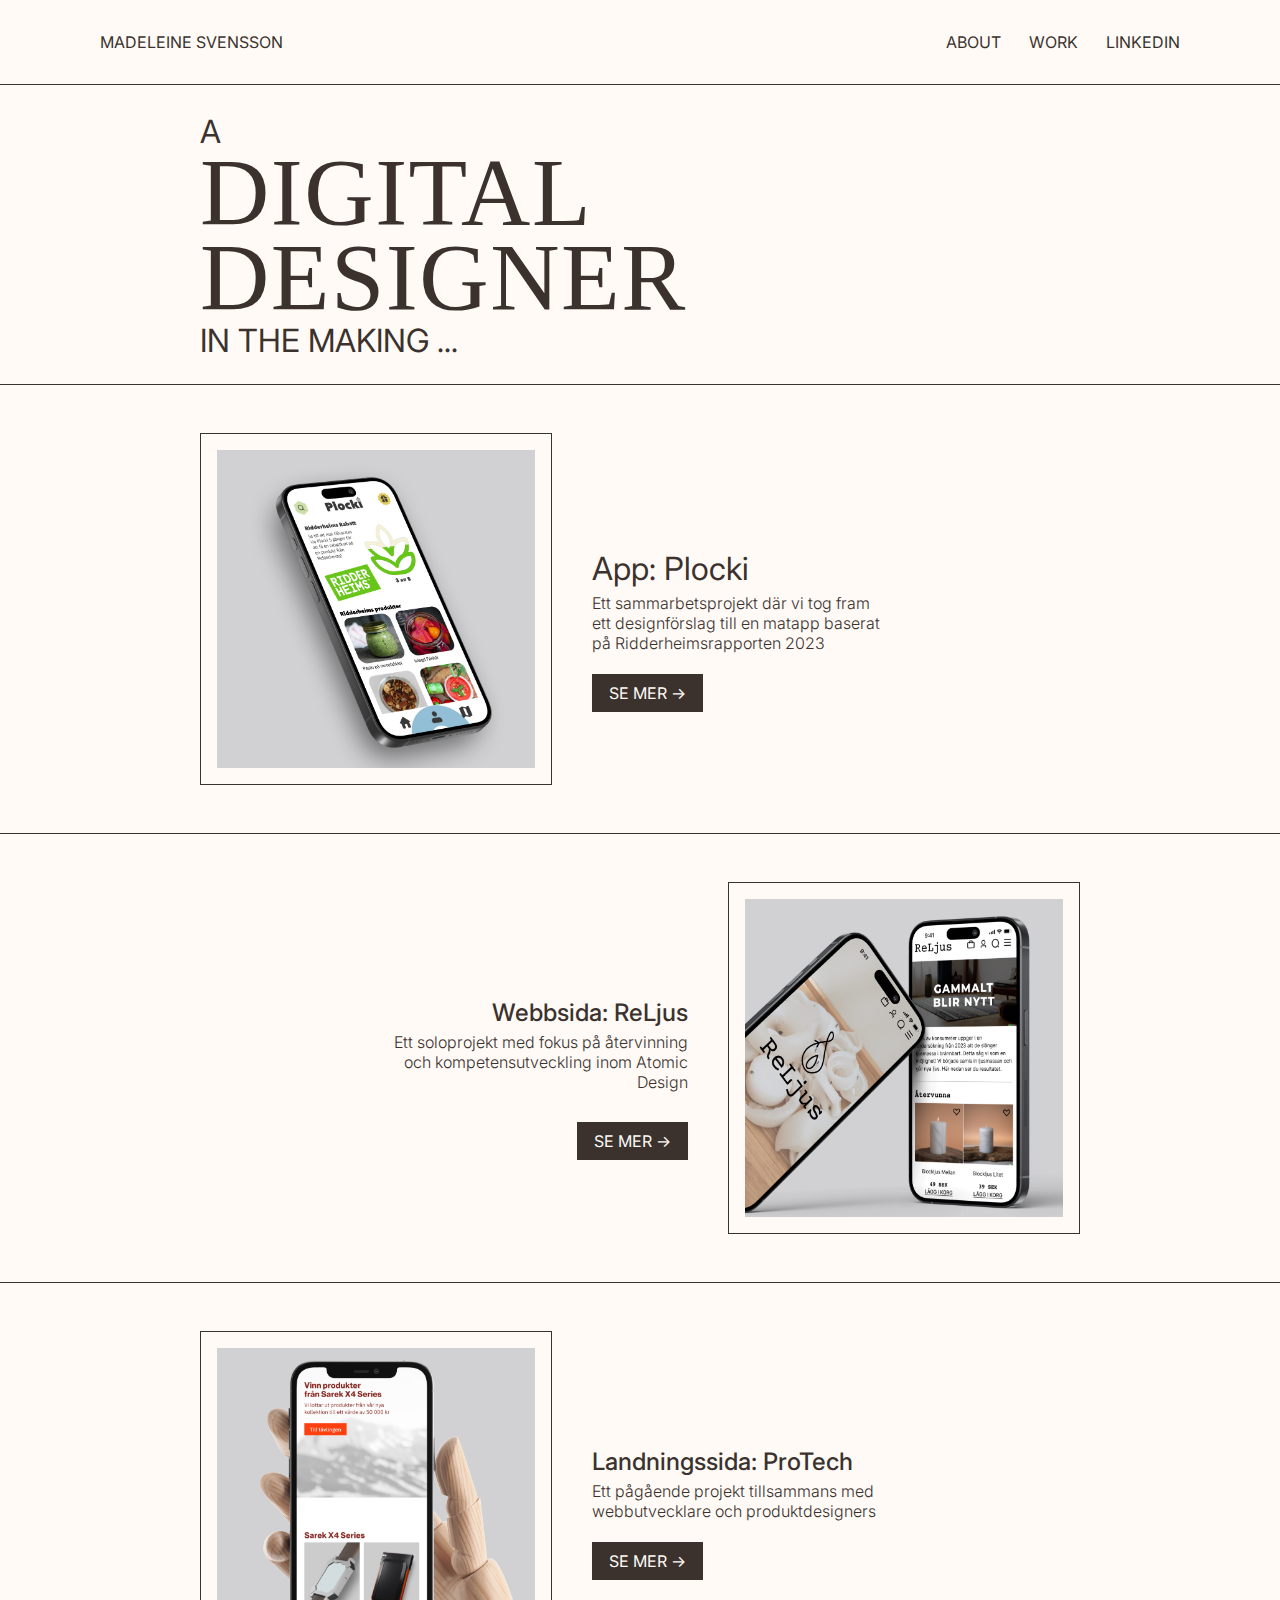
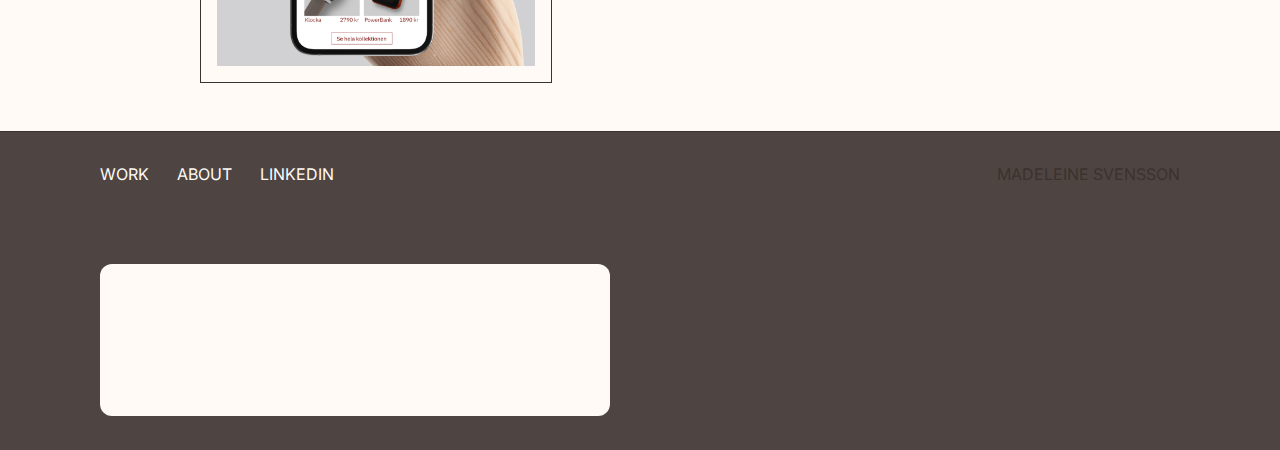
<file: index.html>
<!DOCTYPE html>
<html lang="sv">
  <head>
    <meta charset="UTF-8" />
    <meta name="viewport" content="width=device-width, initial-scale=1.0" />
    <link rel="stylesheet" href="base.css" />
    <link rel="stylesheet" href="homepage.css" />
    <link rel="preconnect" href="https://fonts.googleapis.com" />
    <link rel="preconnect" href="https://fonts.gstatic.com" crossorigin />
    <link
      href="https://fonts.googleapis.com/css2?family=Inter:wght@300;500;800&display=swap"
      rel="stylesheet"
    />
    <title>Madeleine Svensson - Portfolio</title>
  </head>

  <body>
    <header>
      <a class="name" href="index.html">Madeleine Svensson</a>
      <nav>
        <a href="#">About</a>
        <a href="#">Work</a>
        <a href="www.linkedin.com/in/madeleinesven">LinkedIn</a>
      </nav>

      
    </header>
    <main>
      <div class="intro">
        <div class="intro-text">
          <h1>A <span class="aviak">DIGITAL DESIGNER</span> IN THE MAKING ... </h1>
        </div>
      </div>

      <div class="project-wrapper">
        <div class="project left">
          <div class="project-img">
            <img src="Images/Plocki-homepage.jpg" alt="Bild av app"/>
          </div>
          <div class="project-text">
            <h1>App: Plocki</h1>
            <p>Ett sammarbetsprojekt där vi tog fram ett designförslag till en matapp baserat på Ridderheimsrapporten 2023</p>
            <a href="project1.html">Se mer → </a>
          </div>
        </div>
        <div class="project right">
          <div class="project-text">
            <h2>Webbsida: ReLjus</h2>
            <p>Ett soloprojekt med fokus på återvinning och kompetensutveckling inom Atomic Design</p>
            <a href="#">Se mer → </a>
          </div>
          <div class="project-img">
            <img src="Images/Reljus-homepage.jpg" alt="Bild av två Iphones" />
          </div>
        </div>
        <div class="project left">
          <div class="project-img">
            <img src="Images/Protech-homepage.jpg" alt="Bild av hand som håller Iphone" />
          </div>
          <div class="project-text">
            <h2>Landningssida: ProTech</h2>
            <p>Ett pågående projekt tillsammans med webbutvecklare och produktdesigners</p>
            <a href="#">Se mer → </a>
          </div>
  
      </div>
    </main>
    <footer>
      <nav>
        <a href="#">Work</a>
        <a href="#">About</a>
        <a href="#">LinkedIn</a>
      </nav>
      <a class="name" href="#">Madeleine Svensson</a>
    </footer>
    <iframe style="border-radius:12px" src="https://open.spotify.com/embed/track/458RO9dmBSI8dNIDypcvIV?utm_source=generator&theme=0" width="100%" height="152" frameBorder="0" allowfullscreen="" allow="autoplay; clipboard-write; encrypted-media; fullscreen; picture-in-picture" loading="lazy"></iframe>
  </body>
</html>
</file>
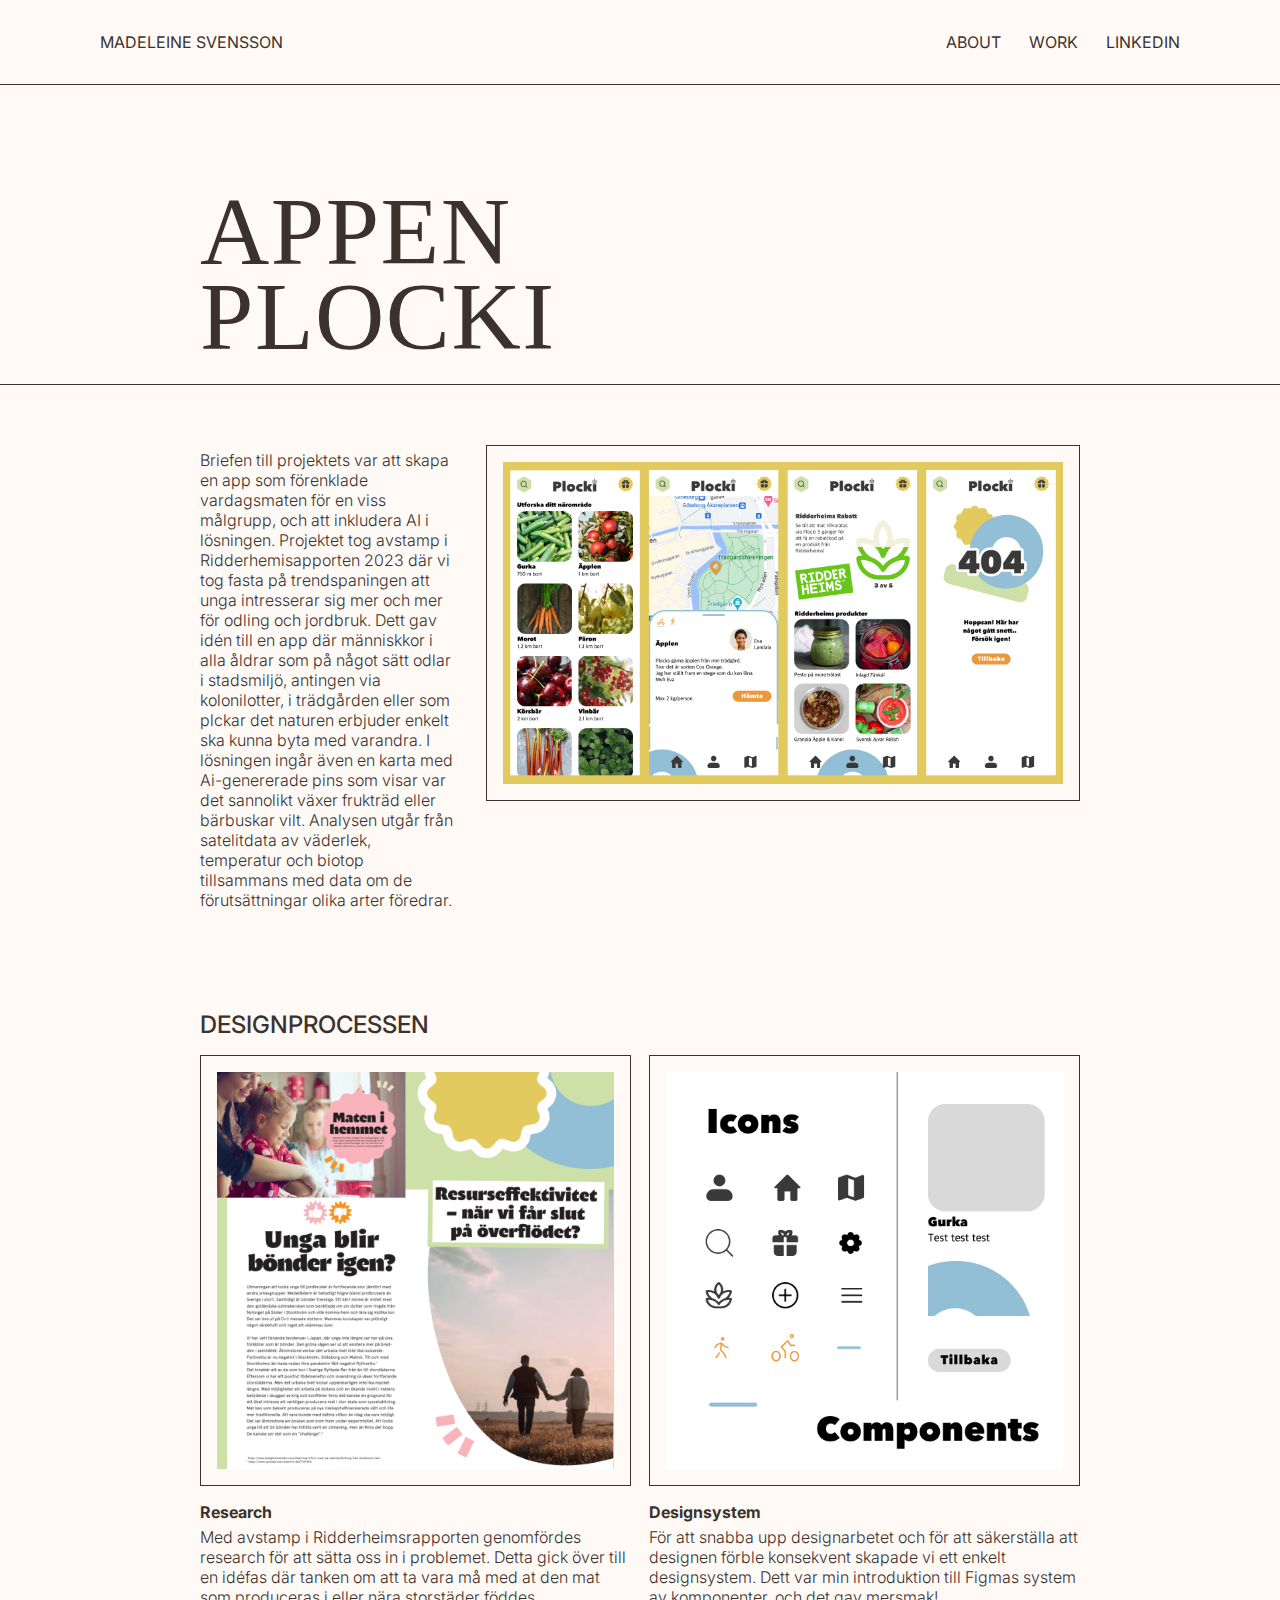
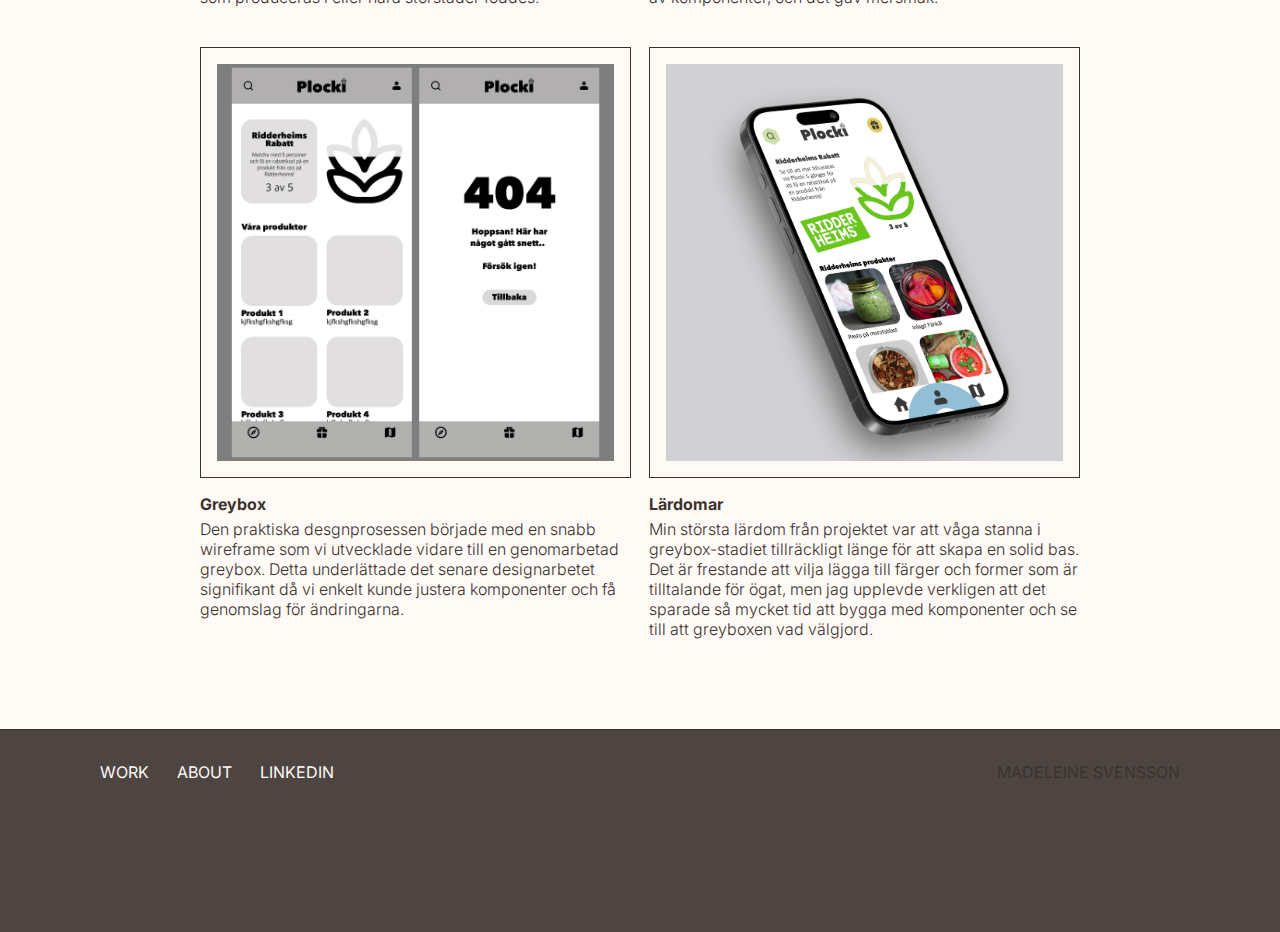
<file: project1.html>
<!DOCTYPE html>
<html lang="sv">
  <head>
    <meta charset="UTF-8" />
    <meta name="viewport" content="width=device-width, initial-scale=1.0" />
    <link rel="stylesheet" href="base.css" />
    <link rel="stylesheet" href="project1.css" />
    <link rel="preconnect" href="https://fonts.googleapis.com" />
    <link rel="preconnect" href="https://fonts.gstatic.com" crossorigin />
    <link
      href="https://fonts.googleapis.com/css2?family=Inter:wght@300;500;800&display=swap"
      rel="stylesheet"
    />
    <title>Madeleine Svensson - Portfolio</title>
  </head>

  <body>
    <header>
      <a class="name" href="index.html">Madeleine Svensson</a>
      <nav>
        <a href="#">About</a>
        <a href="#">Work</a>
        <a href="www.linkedin.com/in/madeleinesven">LinkedIn</a>
      </nav>
    </header>
    <main>
      <div class="intro">
        <div class="intro-text">
          <h1 class="aviak">APPEN PLOCKI</h1>
        </div>
      </div>

      <div class="project1-container">
        <div class="single-img-wrapper">
          <p>
            Briefen till projektets var att skapa en app som förenklade
            vardagsmaten för en viss målgrupp, och att inkludera AI i lösningen.
            Projektet tog avstamp i Ridderhemisapporten 2023 där vi tog fasta på
            trendspaningen att unga intresserar sig mer och mer för odling och
            jordbruk. Dett gav idén till en app där människkor i alla åldrar som
            på något sätt odlar i stadsmiljö, antingen via kolonilotter, i
            trädgården eller som plckar det naturen erbjuder enkelt ska kunna
            byta med varandra. I lösningen ingår även en karta med Ai-genererade
            pins som visar var det sannolikt växer frukträd eller bärbuskar
            vilt. Analysen utgår från satelitdata av väderlek, temperatur och
            biotop tillsammans med data om de förutsättningar olika arter
            föredrar.
          </p>
          <div class="img-single-container">
            <img src="Images/Plocki-overwiev.jpg" alt="Bild av planta" />
          </div>
        </div>

        <h2>DESIGNPROCESSEN</h2>

        <div class="card-wrapper">
          <div class="card">
            <div class="card-img-container">
              <img src="Images/Plocki-Problemen.jpg" alt="Avatar" />
            </div>
            <div class="card-text-container">
              <h4>Research</h4>
              <p>
                Med avstamp i Ridderheimsrapporten genomfördes research för att
                sätta oss in i problemet. Detta gick över till en idéfas där
                tanken om att ta vara må med at den mat som produceras i eller
                nära storstäder föddes.
              </p>
            </div>
          </div>
          <div class="card">
            <div class="card-img-container">
              <img src="Images/Plocki-komponenter.jpg" alt="Avatar" />
            </div>
            <div class="card-text-container">
              <h4>Designsystem</h4>
              <p>
                För att snabba upp designarbetet och för att säkerställa att
                designen förble konsekvent skapade vi ett enkelt designsystem.
                Dett var min introduktion till Figmas system av komponenter, och
                det gav mersmak!
              </p>
            </div>
          </div>
        </div>
        <div class="card-wrapper">
          <div class="card">
            <div class="card-img-container">
              <img src="Images/Plocki-greybox.jpg" alt="Avatar" />
            </div>
            <div class="card-text-container">
              <h4>Greybox</h4>
              <p>
                Den praktiska desgnprosessen började med en snabb wireframe som
                vi utvecklade vidare till en genomarbetad greybox. Detta
                underlättade det senare designarbetet signifikant då vi enkelt
                kunde justera komponenter och få genomslag för ändringarna.
              </p>
            </div>
          </div>
          <div class="card">
            <div class="card-img-container">
              <img src="Images/Plocki-homepage.jpg" alt="Avatar" />
            </div>
            <div class="card-text-container">
              <h4>Lärdomar</h4>
              <p>
                Min största lärdom från projektet var att våga stanna i
                greybox-stadiet tillräckligt länge för att skapa en solid bas.
                Det är frestande att vilja lägga till färger och former som är
                tilltalande för ögat, men jag upplevde verkligen att det sparade
                så mycket tid att bygga med komponenter och se till att
                greyboxen vad välgjord.
              </p>
            </div>
          </div>
        </div>
      </div>
    </main>
    <footer>
      <nav>
        <a href="#">Work</a>
        <a href="#">About</a>
        <a href="#">LinkedIn</a>
      </nav>
      <a class="name" href="#">Madeleine Svensson</a>
    </footer>
  </body>
</html>
</file>
<file: base.css>
* {
  box-sizing: border-box;
}

@font-face {
  font-family: Aviak;
  src: local(Aviak);
}

:root {
  --white: #fffaf6;
  --blue: #3b322e;
  --green: #4e4542;
}

a {
  color: var(--blue);
  text-decoration: none;
  text-transform: uppercase;
}

img {
  max-width: 100%;
  display: block;
  padding: 16px;
  border: solid var(--blue) 1px;
}

body {
  background-color: var(--green);
  font-family: "Inter", sans-serif;
  margin: 0px;
}

h1 {
  color: var(--blue);
  margin: 0;
  font-family: "Inter", sans-serif;
  font-weight: normal;
  max-width: 310px;
}

.aviak {
  font-family: Aviak;
  font-weight: normal;
  font-size: 6rem;
  line-height: 5.3rem;
  letter-spacing: 1.5px;
}

.aviak:hover {
  color: var(--green);
  transition: 0.7s;
}

h2 {
  margin: 0px;
  font-weight: 500;
  color: var(--blue);
}

p {
  margin-top: 5px;
  margin-bottom: 20px;
  font-weight: 300;
  color: var(--blue);
}

header {
  display: flex;
  justify-content: space-between;
  background-color: var(--white);
  padding: 32px 100px;
  border-bottom: solid var(--blue) 1px;
  position: -webkit-sticky; /* Safari */
  position: sticky;
  top: 0;
}

header nav a {
  margin-left: 24px;
}

.intro {
  height: 300px;
  padding: 0px 200px;
  display: flex;
  align-items: end;
  border-bottom: solid 1px var(--blue);
  background: var(--white);
}

.intro-text {
  margin-bottom: 24px;
}

main {
  max-width: 100%;
  margin: 0 auto;
  background-color: var(--white);
  padding: 0;
}

footer {
  display: flex;
  justify-content: space-between;
  background-color: var(--green);
  padding: 32px 100px 50px 100px;
}

footer nav a {
  margin-right: 24px;
  color: var(--white);
}

iframe {
  max-width: 510px;
  background-color: var(--white);
  margin: 30px 100px;
}

@media screen and (max-width: 800px) {
  header {
    position: -webkit-static; /* Safari */
    position: static;
    padding: 24px;
  }

  img {
    padding: 8px;
  }

  .intro {
    padding: 0px 24px;
    height: 270px;
  }

  .name {
    width: 90px;
  }

  nav a {
    margin: 0;
    padding: 2px 0px;
  }

  footer {
    padding: 24px 24px 100px 24px;
  }

  nav {
    display: flex;
    flex-direction: column;
  }

  footer a {
    justify-content: flex-end;
  }

  iframe {
    margin: 0px 0px;
  }
}
</file>
<file: homepage.css>
.project {
  display: flex;
  border-bottom: solid var(--blue) 1px;
  padding: 48px 200px;
}

.project-text {
  padding: 16px 40px;
  margin-top: 100px;
  width: 60%;
}

.project-text a {
  padding: 8px 16px;
  color: var(--white);
  background-color: var(--blue);
  border: solid var(--blue) 1px;
}

.project-text a:hover {
  color: var(--blue);
  background-color: var(--white);
  border: solid var(--blue) 1px;
  transition: 0.7s;
}

.project-text p {
  margin-bottom: 30px;
  max-width: 300px;
}

.right .project-text {
  display: flex;
  flex-direction: column;
  align-items: end;
}

.project-img {
  width: 40%;
  aspect-ratio: 1/1;
}

.project-img img {
  width: 100%;
  height: 100%;
  object-fit: cover;
}

.right {
  text-align: right;
}

@media screen and (max-width: 800px) {
  .project {
    flex-direction: column;
    padding: 48px 24px;
  }

  .right {
    flex-direction: column-reverse;
  }

  .project-img {
    width: 100%;
  }

  .project-text {
    text-align: left;
    margin-top: 32px;
    margin-bottom: 64px;
    padding: 16px 0px;
    width: 100%;
  }

  .project-text p {
    max-width: 100%;
  }

  .right .project-text {
    margin-left: 0px;
    text-align: left;
  }

  .right .project-text {
    display: block;
  }
}
</file>
<file: project1.css>
.project1-container {
  padding: 50px 200px;
}

.single-img-wrapper {
  display: flex;
  margin: 10px 0px 24px 0px;
}

.img-single-container {
  width: 70%;
}

.single-img-wrapper p {
  width: 30%;
  margin-right: 32px;
}

.img-single-container img {
  width: 100%;
}

.card-wrapper {
  display: flex;
  justify-content: space-between;
}

.card {
  width: 49%;
}

h2 {
  margin-top: 80px;
  margin-bottom: 16px;
}

h4 {
  margin-top: 16px;
  margin-bottom: 4px;
  color: var(--blue);
}

.card-img-container img {
  width: 100%;
  height: 100%;
  object-fit: cover;
}

.card-img-container {
  aspect-ratio: 1/1;
}

.card-text-container {
  margin-bottom: 40px;
}

footer {
  border-top: solid var(--blue) 1px;
  margin-bottom: 100px;
}

@media screen and (max-width: 800px) {
  .project1-container {
    padding: 50px 24px;
  }

  .single-img-wrapper {
    display: block;
  }

  .img-single-container {
    width: 100%;
  }

  .single-img-wrapper p {
    width: 100%;
    margin-left: 0px;
  }

  .card-wrapper {
    flex-direction: column;
  }

  .card {
    width: 100%;
  }

  footer {
    padding: 55px 24px 100px 24px;
  }
}
</file>
